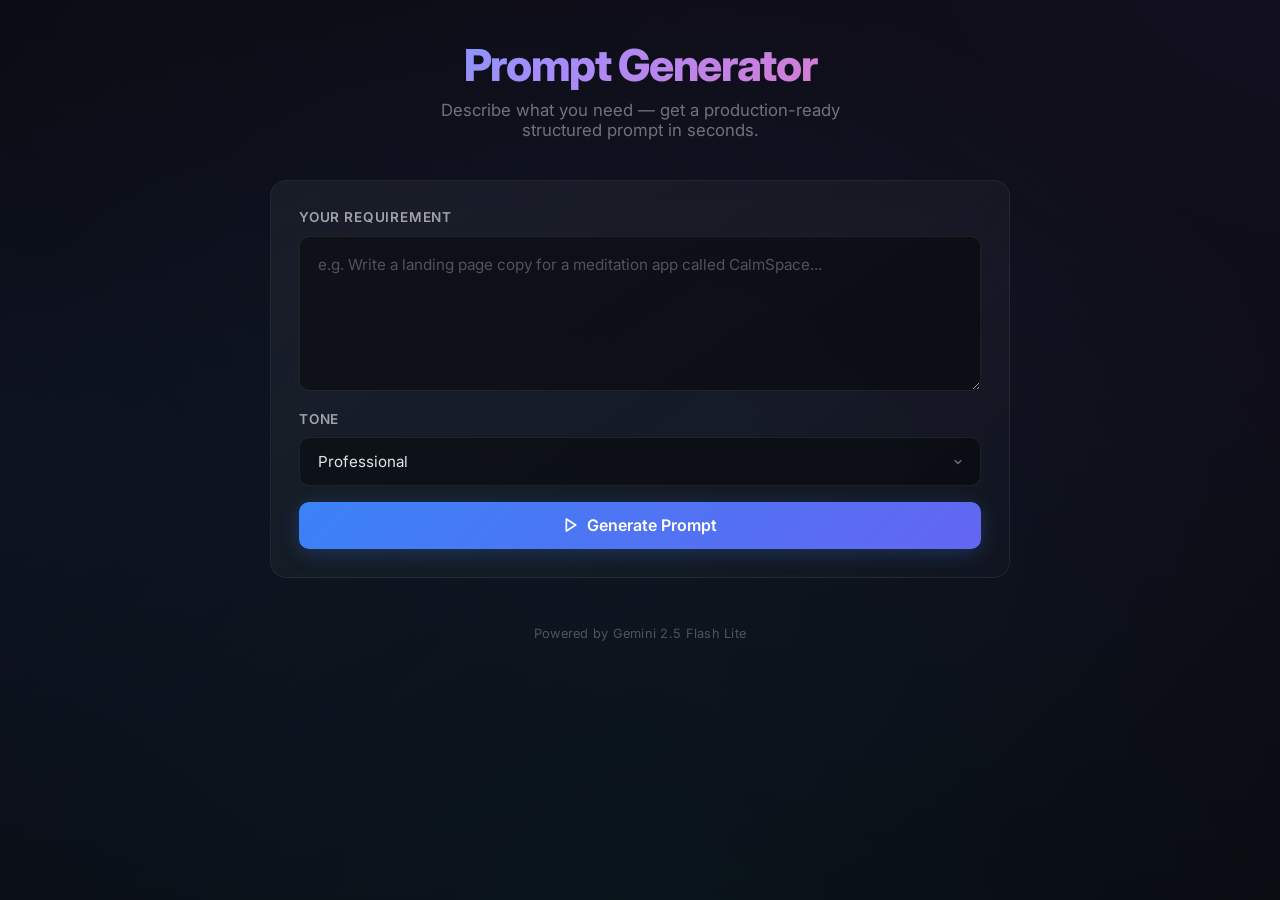
<file: 08-Projects/Prompt_generator/frontend/index.html>
<!DOCTYPE html>
<html lang="en">
<head>
  <meta charset="UTF-8">
  <meta name="viewport" content="width=device-width, initial-scale=1.0">
  <title>Prompt Generator — AI Prompt Engineering</title>
  <link rel="stylesheet" href="style.css">
</head>
<body>
  <div class="container">
    <header>
      <h1>Prompt Generator</h1>
      <p>Describe what you need — get a production-ready structured prompt in seconds.</p>
    </header>

    <main>
      <section class="card input-section">
        <label for="user-input">Your Requirement</label>
        <textarea
          id="user-input"
          rows="5"
          placeholder="e.g. Write a landing page copy for a meditation app called CalmSpace..."
        ></textarea>
        <div class="tone-group">
          <label for="tone-select">Tone</label>
          <select id="tone-select">
            <option value="Professional">Professional</option>
            <option value="Casual">Casual</option>
            <option value="Humorous">Humorous</option>
            <option value="Academic">Academic</option>
            <option value="Persuasive">Persuasive</option>
            <option value="Empathetic">Empathetic</option>
            <option value="Formal">Formal</option>
            <option value="Creative">Creative</option>
          </select>
        </div>
        <button id="generate-btn">
          <svg width="16" height="16" viewBox="0 0 24 24" fill="none" stroke="currentColor" stroke-width="2.5" stroke-linecap="round" stroke-linejoin="round"><polygon points="5 3 19 12 5 21 5 3"/></svg>
          Generate Prompt
        </button>
      </section>

      <section class="card output-section" id="output-section" hidden>
        <div class="output-header">
          <h2>Generated Prompt</h2>
        </div>
        <div id="output-content"></div>
        <div class="action-row">
          <button id="copy-btn">
            <svg width="14" height="14" viewBox="0 0 24 24" fill="none" stroke="currentColor" stroke-width="2" stroke-linecap="round" stroke-linejoin="round"><rect x="9" y="9" width="13" height="13" rx="2" ry="2"/><path d="M5 15H4a2 2 0 0 1-2-2V4a2 2 0 0 1 2-2h9a2 2 0 0 1 2 2v1"/></svg>
            Copy to Clipboard
          </button>
        </div>
      </section>
    </main>

    <footer>
      Powered by Gemini 2.5 Flash Lite
    </footer>
  </div>

  <script src="script.js"></script>
</body>
</html>
</file>
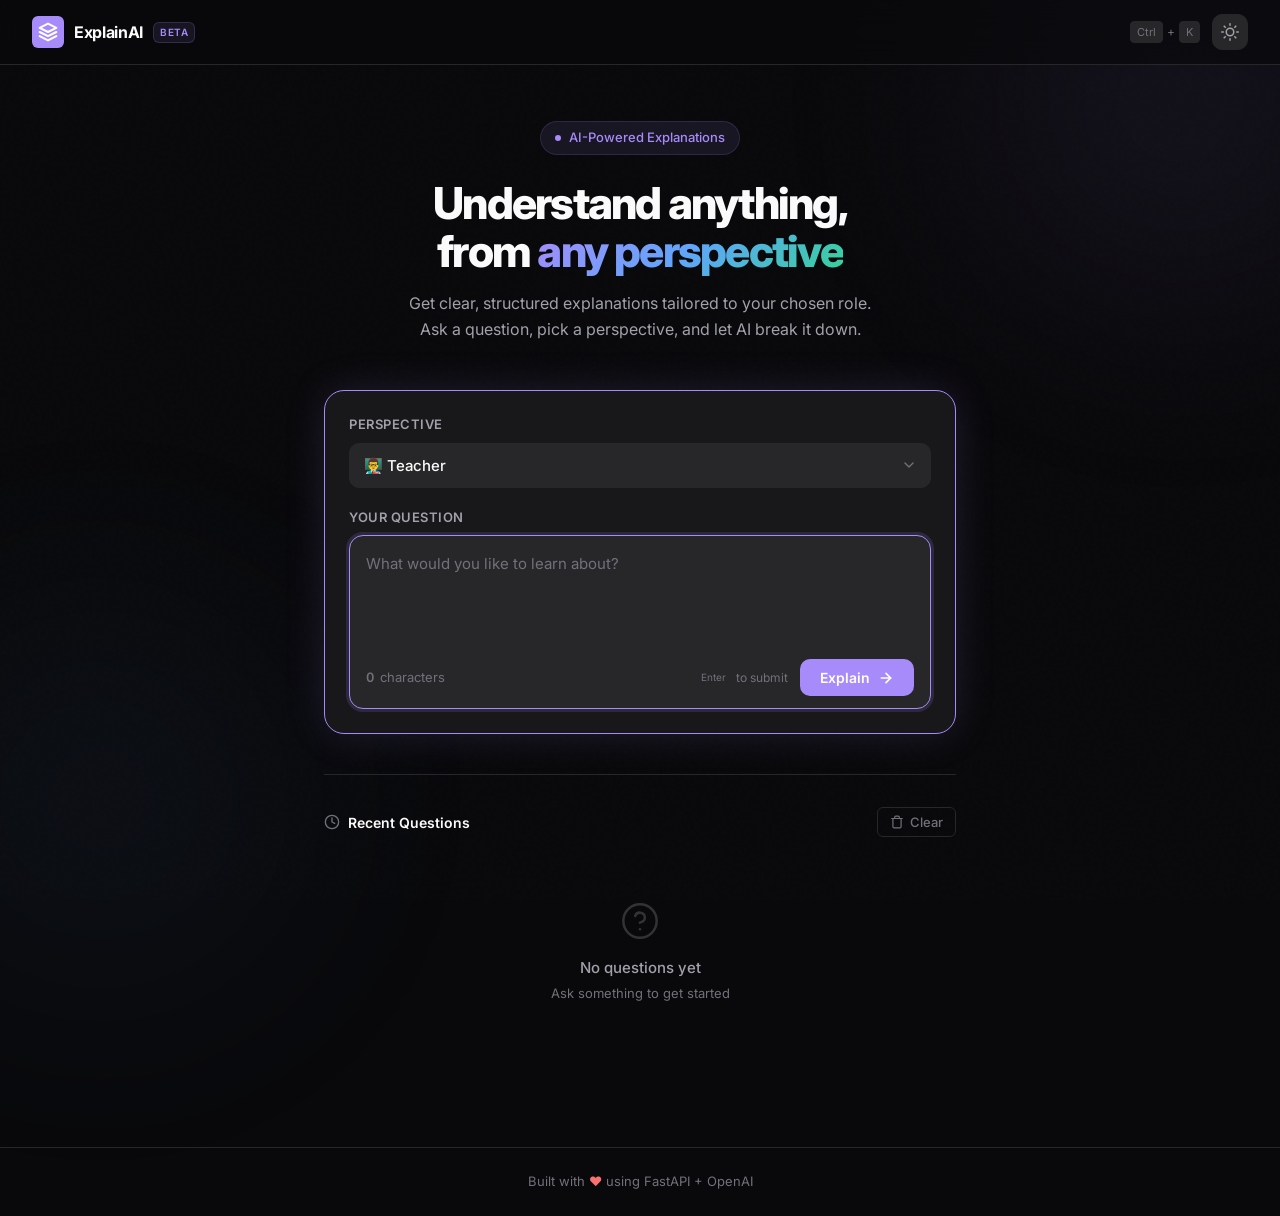
<file: 08-Projects/Smart_Ai_Explaner/frontend/index.html>
<!DOCTYPE html>
<html lang="en" data-theme="dark">
<head>
    <meta charset="UTF-8">
    <meta name="viewport" content="width=device-width, initial-scale=1.0">
    <title>ExplainAI - Smart AI Explainer</title>
    <link rel="icon" href="data:image/svg+xml,<svg xmlns='http://www.w3.org/2000/svg' viewBox='0 0 100 100'><text y='.9em' font-size='90'>🧠</text></svg>">
    <link rel="preconnect" href="https://fonts.googleapis.com">
    <link rel="preconnect" href="https://fonts.gstatic.com" crossorigin>
    <link href="https://fonts.googleapis.com/css2?family=Inter:wght@400;500;600;700;800&display=swap" rel="stylesheet">
    <link rel="stylesheet" href="styles.css">
</head>
<body>
    <div class="noise"></div>
    <div class="glow glow-1"></div>
    <div class="glow glow-2"></div>

    <div class="app">
        <nav class="navbar">
            <div class="nav-brand">
                <div class="brand-icon">
                    <svg width="20" height="20" viewBox="0 0 24 24" fill="none" stroke="currentColor" stroke-width="2.5" stroke-linecap="round" stroke-linejoin="round">
                        <path d="M12 2L2 7l10 5 10-5-10-5z"/>
                        <path d="M2 17l10 5 10-5"/>
                        <path d="M2 12l10 5 10-5"/>
                    </svg>
                </div>
                <span class="brand-name">ExplainAI</span>
                <span class="brand-badge">Beta</span>
            </div>
            <div class="nav-actions">
                <div class="shortcut-hint">
                    <kbd>Ctrl</kbd><span>+</span><kbd>K</kbd>
                </div>
                <button class="theme-toggle" id="themeToggle" aria-label="Toggle theme">
                    <svg class="icon-sun" width="18" height="18" viewBox="0 0 24 24" fill="none" stroke="currentColor" stroke-width="2" stroke-linecap="round" stroke-linejoin="round">
                        <circle cx="12" cy="12" r="5"/>
                        <line x1="12" y1="1" x2="12" y2="3"/>
                        <line x1="12" y1="21" x2="12" y2="23"/>
                        <line x1="4.22" y1="4.22" x2="5.64" y2="5.64"/>
                        <line x1="18.36" y1="18.36" x2="19.78" y2="19.78"/>
                        <line x1="1" y1="12" x2="3" y2="12"/>
                        <line x1="21" y1="12" x2="23" y2="12"/>
                        <line x1="4.22" y1="19.78" x2="5.64" y2="18.36"/>
                        <line x1="18.36" y1="5.64" x2="19.78" y2="4.22"/>
                    </svg>
                    <svg class="icon-moon" width="18" height="18" viewBox="0 0 24 24" fill="none" stroke="currentColor" stroke-width="2" stroke-linecap="round" stroke-linejoin="round">
                        <path d="M21 12.79A9 9 0 1 1 11.21 3 7 7 0 0 0 21 12.79z"/>
                    </svg>
                </button>
            </div>
        </nav>

        <main class="main-content">
            <section class="hero">
                <div class="hero-badge">
                    <span class="badge-dot"></span>
                    AI-Powered Explanations
                </div>
                <h1 class="hero-title">Understand anything,<br>from <span class="gradient-text">any perspective</span></h1>
                <p class="hero-subtitle">Get clear, structured explanations tailored to your chosen role. Ask a question, pick a perspective, and let AI break it down.</p>
            </section>

            <section class="input-section">
                <div class="input-card">
                    <div class="input-header">
                        <div class="input-row">
                            <div class="form-group role-group">
                                <label for="role">Perspective</label>
                                <div class="select-wrapper">
                                    <select id="role">
                                        <option value="teacher">👨‍🏫 Teacher</option>
                                        <option value="scientist">🔬 Scientist</option>
                                        <option value="engineer">⚙️ Engineer</option>
                                        <option value="philosopher">🤔 Philosopher</option>
                                        <option value="child">👶 5-year-old Child</option>
                                        <option value="expert">🎯 Domain Expert</option>
                                    </select>
                                    <svg class="select-icon" width="16" height="16" viewBox="0 0 24 24" fill="none" stroke="currentColor" stroke-width="2" stroke-linecap="round" stroke-linejoin="round">
                                        <polyline points="6 9 12 15 18 9"/>
                                    </svg>
                                </div>
                            </div>
                        </div>
                    </div>

                    <div class="form-group">
                        <label for="query">Your Question</label>
                        <div class="textarea-wrapper">
                            <textarea id="query" rows="3" placeholder="What would you like to learn about?" autofocus></textarea>
                            <div class="textarea-footer">
                                <div class="footer-left">
                                    <span class="char-count" id="charCount">0</span>
                                    <span class="hint">characters</span>
                                </div>
                                <div class="footer-right">
                                    <span class="shortcut-badge">
                                        <kbd>Enter</kbd> to submit
                                    </span>
                                    <button class="submit-btn" id="explainBtn" onclick="getExplanation()">
                                        <span class="btn-label">Explain</span>
                                        <svg class="btn-icon" width="16" height="16" viewBox="0 0 24 24" fill="none" stroke="currentColor" stroke-width="2.5" stroke-linecap="round" stroke-linejoin="round">
                                            <line x1="5" y1="12" x2="19" y2="12"/>
                                            <polyline points="12 5 19 12 12 19"/>
                                        </svg>
                                    </button>
                                </div>
                            </div>
                        </div>
                    </div>
                </div>
            </section>

            <section class="loading" id="loading">
                <div class="loading-dots">
                    <span></span><span></span><span></span>
                </div>
                <p class="loading-text">Thinking...</p>
                <p class="loading-subtext">Analyzing your question</p>
            </section>

            <section class="results" id="results">
                <div class="results-header">
                    <svg width="20" height="20" viewBox="0 0 24 24" fill="none" stroke="currentColor" stroke-width="2" stroke-linecap="round" stroke-linejoin="round">
                        <path d="M22 11.08V12a10 10 0 1 1-5.93-9.14"/>
                        <polyline points="22 4 12 14.01 9 11.01"/>
                    </svg>
                    <span>Explanation ready</span>
                </div>
                <div class="result-card" id="whatCard">
                    <div class="card-header">
                        <div class="card-badge what-badge">What</div>
                        <div class="card-icon">💡</div>
                    </div>
                    <p class="card-content" id="whatContent"></p>
                </div>
                <div class="result-card" id="howCard">
                    <div class="card-header">
                        <div class="card-badge how-badge">How</div>
                        <div class="card-icon">🔧</div>
                    </div>
                    <p class="card-content" id="howContent"></p>
                </div>
                <div class="result-card" id="whyCard">
                    <div class="card-header">
                        <div class="card-badge why-badge">Why</div>
                        <div class="card-icon">🎯</div>
                    </div>
                    <p class="card-content" id="whyContent"></p>
                </div>
            </section>

            <section class="history-section">
                <div class="history-header">
                    <div class="history-title-wrapper">
                        <svg width="16" height="16" viewBox="0 0 24 24" fill="none" stroke="currentColor" stroke-width="2" stroke-linecap="round" stroke-linejoin="round">
                            <circle cx="12" cy="12" r="10"/>
                            <polyline points="12 6 12 12 16 14"/>
                        </svg>
                        <h2 class="history-title">Recent Questions</h2>
                    </div>
                    <button class="clear-btn" onclick="clearHistory()">
                        <svg width="14" height="14" viewBox="0 0 24 24" fill="none" stroke="currentColor" stroke-width="2" stroke-linecap="round" stroke-linejoin="round">
                            <path d="M3 6h18"/>
                            <path d="M19 6v14c0 1-1 2-2 2H7c-1 0-2-1-2-2V6"/>
                            <path d="M8 6V4c0-1 1-2 2-2h4c1 0 2 1 2 2v2"/>
                        </svg>
                        Clear
                    </button>
                </div>
                <div class="history-list" id="history"></div>
                <div class="empty-state" id="emptyHistory">
                    <svg width="40" height="40" viewBox="0 0 24 24" fill="none" stroke="currentColor" stroke-width="1.5" stroke-linecap="round" stroke-linejoin="round">
                        <circle cx="12" cy="12" r="10"/>
                        <path d="M9.09 9a3 3 0 0 1 5.83 1c0 2-3 3-3 3"/>
                        <line x1="12" y1="17" x2="12.01" y2="17"/>
                    </svg>
                    <p>No questions yet</p>
                    <span>Ask something to get started</span>
                </div>
            </section>
        </main>

        <footer class="footer">
            <p>Built with <span class="heart">❤</span> using FastAPI + OpenAI</p>
        </footer>
    </div>

    <script src="script.js"></script>
</body>
</html>
</file>
<file: 08-Projects/Prompt_generator/frontend/style.css>
@import url('https://fonts.googleapis.com/css2?family=Inter:wght@400;500;600;700;800&display=swap');

*, *::before, *::after {
  margin: 0;
  padding: 0;
  box-sizing: border-box;
}

body {
  font-family: 'Inter', -apple-system, BlinkMacSystemFont, sans-serif;
  background: #0a0a0f;
  color: #e4e4e7;
  min-height: 100vh;
  display: flex;
  justify-content: center;
  align-items: flex-start;
  padding: 2.5rem 1rem;
  position: relative;
  overflow-x: hidden;
}

body::before {
  content: '';
  position: fixed;
  top: -50%;
  left: -50%;
  width: 200%;
  height: 200%;
  background:
    radial-gradient(ellipse at 20% 50%, rgba(59, 130, 246, 0.08) 0%, transparent 50%),
    radial-gradient(ellipse at 80% 20%, rgba(139, 92, 246, 0.08) 0%, transparent 50%),
    radial-gradient(ellipse at 50% 80%, rgba(6, 182, 212, 0.06) 0%, transparent 50%);
  z-index: -1;
  animation: bgShift 20s ease-in-out infinite alternate;
}

@keyframes bgShift {
  0% { transform: translate(0, 0) rotate(0deg); }
  100% { transform: translate(-2%, -2%) rotate(3deg); }
}

.container {
  width: 100%;
  max-width: 740px;
  position: relative;
}

header {
  text-align: center;
  margin-bottom: 2.5rem;
}

header h1 {
  font-size: 2.75rem;
  font-weight: 800;
  letter-spacing: -0.03em;
  background: linear-gradient(135deg, #60a5fa 0%, #a78bfa 40%, #f472b6 100%);
  -webkit-background-clip: text;
  background-clip: text;
  color: transparent;
  margin-bottom: 0.6rem;
  line-height: 1.15;
}

header p {
  color: #71717a;
  font-size: 1.05rem;
  font-weight: 400;
  max-width: 480px;
  margin: 0 auto;
}

.card {
  background: linear-gradient(145deg, rgba(255,255,255,0.05) 0%, rgba(255,255,255,0.02) 100%);
  border: 1px solid rgba(255,255,255,0.06);
  border-radius: 16px;
  padding: 1.75rem;
  backdrop-filter: blur(12px);
  -webkit-backdrop-filter: blur(12px);
  transition: border-color 0.3s, box-shadow 0.3s;
}

.card:focus-within {
  border-color: rgba(96, 165, 250, 0.25);
  box-shadow: 0 0 0 1px rgba(96, 165, 250, 0.1), 0 8px 32px rgba(0,0,0,0.3);
}

.input-section {
  margin-bottom: 1.5rem;
}

.input-section label {
  display: block;
  font-size: 0.85rem;
  font-weight: 600;
  color: #a1a1aa;
  text-transform: uppercase;
  letter-spacing: 0.06em;
  margin-bottom: 0.65rem;
}

textarea {
  width: 100%;
  padding: 1rem 1.15rem;
  border: 1px solid rgba(255,255,255,0.08);
  border-radius: 10px;
  background: rgba(0, 0, 0, 0.4);
  color: #e4e4e7;
  font-size: 0.95rem;
  font-family: inherit;
  line-height: 1.6;
  resize: vertical;
  min-height: 120px;
  transition: border-color 0.25s, box-shadow 0.25s, background 0.25s;
}

textarea:hover {
  background: rgba(0, 0, 0, 0.5);
  border-color: rgba(255,255,255,0.12);
}

textarea:focus {
  outline: none;
  border-color: rgba(96, 165, 250, 0.4);
  background: rgba(0, 0, 0, 0.55);
  box-shadow: 0 0 0 3px rgba(96, 165, 250, 0.08);
}

textarea::placeholder {
  color: #52525b;
}

.tone-group {
  margin-top: 1rem;
}

.tone-group label {
  display: block;
  font-size: 0.85rem;
  font-weight: 600;
  color: #a1a1aa;
  text-transform: uppercase;
  letter-spacing: 0.06em;
  margin-bottom: 0.65rem;
}

#tone-select {
  width: 100%;
  padding: 0.85rem 1.15rem;
  border: 1px solid rgba(255,255,255,0.08);
  border-radius: 10px;
  background: rgba(0, 0, 0, 0.4);
  color: #e4e4e7;
  font-size: 0.95rem;
  font-family: inherit;
  cursor: pointer;
  transition: border-color 0.25s, box-shadow 0.25s, background 0.25s;
  appearance: none;
  -webkit-appearance: none;
  background-image: url("data:image/svg+xml,%3Csvg xmlns='http://www.w3.org/2000/svg' width='12' height='12' viewBox='0 0 24 24' fill='none' stroke='%2371717a' stroke-width='2.5' stroke-linecap='round' stroke-linejoin='round'%3E%3Cpolyline points='6 9 12 15 18 9'/%3E%3C/svg%3E");
  background-repeat: no-repeat;
  background-position: right 1rem center;
  padding-right: 2.5rem;
}

#tone-select:hover {
  background-color: rgba(0, 0, 0, 0.5);
  border-color: rgba(255,255,255,0.12);
}

#tone-select:focus {
  outline: none;
  border-color: rgba(96, 165, 250, 0.4);
  background-color: rgba(0, 0, 0, 0.55);
  box-shadow: 0 0 0 3px rgba(96, 165, 250, 0.08);
}

#tone-select option {
  background: #1a1a24;
  color: #e4e4e7;
}

#generate-btn {
  display: flex;
  align-items: center;
  justify-content: center;
  gap: 0.5rem;
  width: 100%;
  margin-top: 1rem;
  padding: 0.85rem 1.5rem;
  border: none;
  border-radius: 10px;
  background: linear-gradient(135deg, #3b82f6 0%, #6366f1 50%, #8b5cf6 100%);
  background-size: 200% 200%;
  color: #fff;
  font-size: 1rem;
  font-weight: 600;
  font-family: inherit;
  cursor: pointer;
  transition: background-position 0.4s, transform 0.15s, box-shadow 0.3s;
  box-shadow: 0 4px 20px rgba(59, 130, 246, 0.25);
}

#generate-btn:hover {
  background-position: 100% 100%;
  box-shadow: 0 6px 28px rgba(59, 130, 246, 0.35);
  transform: translateY(-1px);
}

#generate-btn:active {
  transform: translateY(0) scale(0.99);
}

#generate-btn:disabled {
  opacity: 0.5;
  cursor: not-allowed;
  transform: none !important;
  box-shadow: none !important;
}

.output-section {
  animation: fadeSlideUp 0.4s ease-out;
}

@keyframes fadeSlideUp {
  from {
    opacity: 0;
    transform: translateY(12px);
  }
  to {
    opacity: 1;
    transform: translateY(0);
  }
}

.output-header {
  display: flex;
  align-items: center;
  justify-content: space-between;
  margin-bottom: 1rem;
}

.output-header h2 {
  font-size: 1rem;
  font-weight: 700;
  color: #e4e4e7;
  letter-spacing: -0.01em;
}

.output-header h2 span {
  color: #71717a;
  font-weight: 400;
}

#output-content {
  background: rgba(0, 0, 0, 0.3);
  border: 1px solid rgba(255,255,255,0.05);
  border-radius: 10px;
  padding: 1.25rem 1.35rem;
  white-space: pre-wrap;
  line-height: 1.75;
  color: #d4d4d8;
  font-size: 0.9rem;
  margin-bottom: 1.1rem;
  max-height: 60vh;
  overflow-y: auto;
}

#output-content strong,
#output-content b {
  color: #93c5fd;
  font-weight: 700;
}

.action-row {
  display: flex;
  gap: 0.6rem;
}

#copy-btn {
  display: inline-flex;
  align-items: center;
  gap: 0.4rem;
  padding: 0.55rem 1.15rem;
  border: 1px solid rgba(255,255,255,0.08);
  border-radius: 8px;
  background: rgba(255,255,255,0.04);
  color: #a1a1aa;
  font-size: 0.85rem;
  font-weight: 500;
  font-family: inherit;
  cursor: pointer;
  transition: background 0.2s, border-color 0.2s, color 0.2s;
}

#copy-btn:hover {
  background: rgba(255,255,255,0.08);
  border-color: rgba(255,255,255,0.12);
  color: #e4e4e7;
}

#copy-btn:active {
  transform: scale(0.97);
}

.loader {
  display: inline-block;
  width: 18px;
  height: 18px;
  border: 2px solid rgba(255,255,255,0.15);
  border-top-color: #fff;
  border-radius: 50%;
  animation: spin 0.65s linear infinite;
}

@keyframes spin {
  to { transform: rotate(360deg); }
}

footer {
  text-align: center;
  margin-top: 3rem;
  color: #52525b;
  font-size: 0.8rem;
  letter-spacing: 0.02em;
}

@media (max-width: 600px) {
  body { padding: 1.25rem 0.85rem; }
  header h1 { font-size: 1.9rem; }
  .card { padding: 1.25rem; border-radius: 12px; }
  #output-content { padding: 1rem; font-size: 0.85rem; }
}
</file>
<file: 08-Projects/Smart_Ai_Explaner/frontend/styles.css>
:root {
    /* Colors - Dark Theme */
    --bg-primary: #09090b;
    --bg-secondary: #18181b;
    --bg-tertiary: #27272a;
    --bg-elevated: #1c1c1f;
    
    --text-primary: #fafafa;
    --text-secondary: #a1a1aa;
    --text-muted: #71717a;
    
    --border: #27272a;
    --border-hover: #3f3f46;
    --border-focus: #a78bfa;
    
    --accent: #a78bfa;
    --accent-hover: #8b5cf6;
    --accent-muted: rgba(167, 139, 250, 0.1);
    --accent-glow: rgba(167, 139, 250, 0.15);
    
    --success: #34d399;
    --success-bg: rgba(52, 211, 153, 0.1);
    --info: #60a5fa;
    --info-bg: rgba(96, 165, 250, 0.1);
    --warning: #fbbf24;
    --warning-bg: rgba(251, 191, 36, 0.1);
    --danger: #f87171;
    --danger-bg: rgba(248, 113, 113, 0.1);
    
    --radius-sm: 6px;
    --radius-md: 10px;
    --radius-lg: 14px;
    --radius-xl: 20px;
    --radius-full: 100px;
    
    --shadow-sm: 0 1px 2px rgba(0,0,0,0.3);
    --shadow-md: 0 4px 12px rgba(0,0,0,0.4);
    --shadow-lg: 0 8px 24px rgba(0,0,0,0.5);
    --shadow-glow: 0 0 40px rgba(167, 139, 250, 0.15);
    
    --transition-fast: 100ms cubic-bezier(0.4, 0, 0.2, 1);
    --transition: 200ms cubic-bezier(0.4, 0, 0.2, 1);
    --transition-slow: 300ms cubic-bezier(0.4, 0, 0.2, 1);
}

[data-theme="light"] {
    --bg-primary: #fafafa;
    --bg-secondary: #ffffff;
    --bg-tertiary: #f4f4f5;
    --bg-elevated: #ffffff;
    
    --text-primary: #18181b;
    --text-secondary: #52525b;
    --text-muted: #a1a1aa;
    
    --border: #e4e4e7;
    --border-hover: #d4d4d8;
    --border-focus: #8b5cf6;
    
    --accent: #8b5cf6;
    --accent-hover: #7c3aed;
    --accent-muted: rgba(139, 92, 246, 0.08);
    --accent-glow: rgba(139, 92, 246, 0.12);
    
    --success-bg: rgba(16, 185, 129, 0.08);
    --info-bg: rgba(59, 130, 246, 0.08);
    --warning-bg: rgba(245, 158, 11, 0.08);
    --danger-bg: rgba(239, 68, 68, 0.08);
    
    --shadow-sm: 0 1px 2px rgba(0,0,0,0.04);
    --shadow-md: 0 4px 12px rgba(0,0,0,0.06);
    --shadow-lg: 0 8px 24px rgba(0,0,0,0.08);
    --shadow-glow: 0 0 40px rgba(139, 92, 246, 0.1);
}

* {
    margin: 0;
    padding: 0;
    box-sizing: border-box;
}

html {
    scroll-behavior: smooth;
}

body {
    font-family: 'Inter', -apple-system, BlinkMacSystemFont, sans-serif;
    background: var(--bg-primary);
    color: var(--text-primary);
    line-height: 1.5;
    -webkit-font-smoothing: antialiased;
    -moz-osx-font-smoothing: grayscale;
    overflow-x: hidden;
}

/* Background Effects */
.noise {
    position: fixed;
    inset: 0;
    background-image: url("data:image/svg+xml,%3Csvg viewBox='0 0 256 256' xmlns='http://www.w3.org/2000/svg'%3E%3Cfilter id='noise'%3E%3CfeTurbulence type='fractalNoise' baseFrequency='0.9' numOctaves='4' stitchTiles='stitch'/%3E%3C/filter%3E%3Crect width='100%25' height='100%25' filter='url(%23noise)'/%3E%3C/svg%3E");
    opacity: 0.015;
    pointer-events: none;
    z-index: 0;
}

.glow {
    position: fixed;
    width: 600px;
    height: 600px;
    border-radius: 50%;
    filter: blur(120px);
    opacity: 0.4;
    pointer-events: none;
    z-index: 0;
}

.glow-1 {
    top: -200px;
    right: -200px;
    background: radial-gradient(circle, rgba(167, 139, 250, 0.3) 0%, transparent 70%);
}

.glow-2 {
    bottom: -200px;
    left: -200px;
    background: radial-gradient(circle, rgba(96, 165, 250, 0.2) 0%, transparent 70%);
}

[data-theme="light"] .glow-1 {
    background: radial-gradient(circle, rgba(139, 92, 246, 0.2) 0%, transparent 70%);
}

[data-theme="light"] .glow-2 {
    background: radial-gradient(circle, rgba(59, 130, 246, 0.15) 0%, transparent 70%);
}

.app {
    position: relative;
    z-index: 1;
    min-height: 100vh;
    display: flex;
    flex-direction: column;
}

/* Navbar */
.navbar {
    position: sticky;
    top: 0;
    z-index: 100;
    display: flex;
    align-items: center;
    justify-content: space-between;
    padding: 14px 32px;
    background: rgba(9, 9, 11, 0.6);
    border-bottom: 1px solid var(--border);
    backdrop-filter: blur(16px);
    -webkit-backdrop-filter: blur(16px);
}

[data-theme="light"] .navbar {
    background: rgba(250, 250, 250, 0.7);
}

.nav-brand {
    display: flex;
    align-items: center;
    gap: 10px;
}

.brand-icon {
    width: 32px;
    height: 32px;
    display: flex;
    align-items: center;
    justify-content: center;
    background: var(--accent);
    color: white;
    border-radius: var(--radius-sm);
}

.brand-name {
    font-size: 1rem;
    font-weight: 700;
    letter-spacing: -0.02em;
}

.brand-badge {
    font-size: 0.625rem;
    font-weight: 600;
    text-transform: uppercase;
    letter-spacing: 0.05em;
    padding: 2px 6px;
    background: var(--accent-muted);
    color: var(--accent);
    border-radius: var(--radius-sm);
    border: 1px solid rgba(167, 139, 250, 0.2);
}

.nav-actions {
    display: flex;
    align-items: center;
    gap: 12px;
}

.shortcut-hint {
    display: flex;
    align-items: center;
    gap: 4px;
    font-size: 0.75rem;
    color: var(--text-muted);
}

.shortcut-hint kbd,
kbd {
    font-family: inherit;
    font-size: 0.6875rem;
    padding: 2px 6px;
    background: var(--bg-tertiary);
    border: 1px solid var(--border);
    border-radius: 4px;
    color: var(--text-muted);
}

.theme-toggle {
    width: 36px;
    height: 36px;
    display: flex;
    align-items: center;
    justify-content: center;
    background: var(--bg-tertiary);
    border: 1px solid var(--border);
    border-radius: var(--radius-md);
    color: var(--text-secondary);
    cursor: pointer;
    transition: all var(--transition);
}

.theme-toggle:hover {
    background: var(--border-hover);
    color: var(--text-primary);
    border-color: var(--border-hover);
}

[data-theme="dark"] .icon-sun { display: block; }
[data-theme="dark"] .icon-moon { display: none; }
[data-theme="light"] .icon-sun { display: none; }
[data-theme="light"] .icon-moon { display: block; }

/* Main Content */
.main-content {
    flex: 1;
    max-width: 680px;
    width: 100%;
    margin: 0 auto;
    padding: 56px 24px 96px;
}

/* Hero */
.hero {
    text-align: center;
    margin-bottom: 48px;
}

.hero-badge {
    display: inline-flex;
    align-items: center;
    gap: 8px;
    padding: 6px 14px;
    background: var(--accent-muted);
    color: var(--accent);
    font-size: 0.8125rem;
    font-weight: 500;
    border-radius: var(--radius-full);
    margin-bottom: 24px;
    border: 1px solid rgba(167, 139, 250, 0.15);
}

.badge-dot {
    width: 6px;
    height: 6px;
    background: var(--accent);
    border-radius: 50%;
    animation: dotPulse 2s ease-in-out infinite;
}

@keyframes dotPulse {
    0%, 100% { opacity: 1; }
    50% { opacity: 0.4; }
}

.hero-title {
    font-size: 2.75rem;
    font-weight: 800;
    letter-spacing: -0.04em;
    line-height: 1.1;
    margin-bottom: 16px;
    color: var(--text-primary);
}

.gradient-text {
    background: linear-gradient(135deg, var(--accent) 0%, #60a5fa 50%, #34d399 100%);
    -webkit-background-clip: text;
    -webkit-text-fill-color: transparent;
    background-clip: text;
}

.hero-subtitle {
    font-size: 1rem;
    color: var(--text-secondary);
    max-width: 480px;
    margin: 0 auto;
    line-height: 1.6;
}

/* Input Section */
.input-section {
    margin-bottom: 40px;
}

.input-card {
    background: var(--bg-secondary);
    border: 1px solid var(--border);
    border-radius: var(--radius-xl);
    padding: 24px;
    transition: all var(--transition);
    box-shadow: var(--shadow-md);
}

.input-card:focus-within {
    border-color: var(--accent);
    box-shadow: var(--shadow-glow);
}

.input-header {
    margin-bottom: 20px;
}

.input-row {
    margin-bottom: 0;
}

.form-group {
    display: flex;
    flex-direction: column;
    gap: 8px;
}

.form-group label {
    font-size: 0.8125rem;
    font-weight: 600;
    color: var(--text-secondary);
    text-transform: uppercase;
    letter-spacing: 0.04em;
}

.select-wrapper {
    position: relative;
}

.select-wrapper select {
    width: 100%;
    padding: 12px 40px 12px 14px;
    background: var(--bg-tertiary);
    border: 1px solid var(--border);
    border-radius: var(--radius-md);
    font-size: 0.9375rem;
    font-family: inherit;
    font-weight: 500;
    color: var(--text-primary);
    cursor: pointer;
    appearance: none;
    transition: all var(--transition);
}

.select-wrapper select:hover {
    border-color: var(--border-hover);
}

.select-wrapper select:focus {
    outline: none;
    border-color: var(--accent);
    box-shadow: 0 0 0 3px var(--accent-glow);
}

.select-icon {
    position: absolute;
    right: 14px;
    top: 50%;
    transform: translateY(-50%);
    color: var(--text-muted);
    pointer-events: none;
}

.textarea-wrapper {
    background: var(--bg-tertiary);
    border: 1px solid var(--border);
    border-radius: var(--radius-lg);
    transition: all var(--transition);
}

.textarea-wrapper:focus-within {
    border-color: var(--accent);
    box-shadow: 0 0 0 3px var(--accent-glow);
}

.textarea-wrapper textarea {
    width: 100%;
    padding: 16px;
    background: transparent;
    border: none;
    font-size: 0.9375rem;
    font-family: inherit;
    color: var(--text-primary);
    resize: none;
    line-height: 1.6;
}

.textarea-wrapper textarea:focus {
    outline: none;
}

.textarea-wrapper textarea::placeholder {
    color: var(--text-muted);
}

.textarea-footer {
    display: flex;
    align-items: center;
    justify-content: space-between;
    padding: 12px 16px;
    border-top: 1px solid var(--border);
}

.footer-left {
    display: flex;
    align-items: center;
    gap: 6px;
}

.char-count {
    font-size: 0.8125rem;
    font-weight: 600;
    color: var(--text-muted);
    font-variant-numeric: tabular-nums;
}

.hint {
    font-size: 0.8125rem;
    color: var(--text-muted);
}

.footer-right {
    display: flex;
    align-items: center;
    gap: 12px;
}

.shortcut-badge {
    display: flex;
    align-items: center;
    gap: 4px;
    font-size: 0.75rem;
    color: var(--text-muted);
}

.shortcut-badge kbd {
    font-size: 0.625rem;
    padding: 1px 5px;
}

.submit-btn {
    display: inline-flex;
    align-items: center;
    gap: 8px;
    padding: 10px 20px;
    background: var(--accent);
    color: white;
    border: none;
    border-radius: var(--radius-md);
    font-size: 0.875rem;
    font-weight: 600;
    font-family: inherit;
    cursor: pointer;
    transition: all var(--transition);
}

.submit-btn:hover {
    background: var(--accent-hover);
    transform: translateY(-1px);
    box-shadow: 0 4px 16px rgba(167, 139, 250, 0.35);
}

.submit-btn:active {
    transform: translateY(0);
    box-shadow: none;
}

.submit-btn:disabled {
    opacity: 0.5;
    cursor: not-allowed;
    transform: none;
    box-shadow: none;
}

.btn-icon {
    transition: transform var(--transition-fast);
}

.submit-btn:hover .btn-icon {
    transform: translateX(2px);
}

/* Loading */
.loading {
    display: none;
    text-align: center;
    padding: 56px 0;
}

.loading.active {
    display: block;
}

.loading-dots {
    display: flex;
    align-items: center;
    justify-content: center;
    gap: 6px;
    margin-bottom: 20px;
}

.loading-dots span {
    width: 8px;
    height: 8px;
    background: var(--accent);
    border-radius: 50%;
    animation: loadingBounce 1.4s ease-in-out infinite;
}

.loading-dots span:nth-child(1) { animation-delay: 0s; }
.loading-dots span:nth-child(2) { animation-delay: 0.2s; }
.loading-dots span:nth-child(3) { animation-delay: 0.4s; }

@keyframes loadingBounce {
    0%, 80%, 100% { transform: scale(0.6); opacity: 0.4; }
    40% { transform: scale(1); opacity: 1; }
}

.loading-text {
    font-size: 1rem;
    font-weight: 600;
    color: var(--text-primary);
    margin-bottom: 4px;
}

.loading-subtext {
    font-size: 0.875rem;
    color: var(--text-muted);
}

/* Results */
.results {
    display: none;
    flex-direction: column;
    gap: 16px;
    margin-bottom: 48px;
}

.results.active {
    display: flex;
}

.results-header {
    display: flex;
    align-items: center;
    gap: 8px;
    font-size: 0.875rem;
    font-weight: 500;
    color: var(--success);
    margin-bottom: 4px;
}

.result-card {
    background: var(--bg-secondary);
    border: 1px solid var(--border);
    border-radius: var(--radius-lg);
    padding: 20px 24px;
    opacity: 0;
    animation: cardSlideIn 0.5s cubic-bezier(0.16, 1, 0.3, 1) forwards;
    transition: all var(--transition);
}

.result-card:hover {
    border-color: var(--border-hover);
    box-shadow: var(--shadow-md);
}

@keyframes cardSlideIn {
    from {
        opacity: 0;
        transform: translateY(16px) scale(0.98);
    }
    to {
        opacity: 1;
        transform: translateY(0) scale(1);
    }
}

.result-card:nth-child(2) { animation-delay: 50ms; }
.result-card:nth-child(3) { animation-delay: 100ms; }
.result-card:nth-child(4) { animation-delay: 150ms; }

.card-header {
    display: flex;
    align-items: center;
    justify-content: space-between;
    margin-bottom: 14px;
}

.card-badge {
    display: inline-flex;
    padding: 4px 10px;
    font-size: 0.6875rem;
    font-weight: 700;
    text-transform: uppercase;
    letter-spacing: 0.06em;
    border-radius: var(--radius-sm);
}

.card-icon {
    font-size: 1.25rem;
    opacity: 0.8;
}

.what-badge {
    background: var(--success-bg);
    color: var(--success);
}

.how-badge {
    background: var(--info-bg);
    color: var(--info);
}

.why-badge {
    background: var(--warning-bg);
    color: var(--warning);
}

.card-content {
    font-size: 0.9375rem;
    line-height: 1.75;
    color: var(--text-secondary);
}

/* History */
.history-section {
    border-top: 1px solid var(--border);
    padding-top: 32px;
}

.history-header {
    display: flex;
    align-items: center;
    justify-content: space-between;
    margin-bottom: 16px;
}

.history-title-wrapper {
    display: flex;
    align-items: center;
    gap: 8px;
    color: var(--text-muted);
}

.history-title {
    font-size: 0.875rem;
    font-weight: 600;
    color: var(--text-primary);
}

.clear-btn {
    display: flex;
    align-items: center;
    gap: 6px;
    padding: 6px 12px;
    background: transparent;
    border: 1px solid var(--border);
    border-radius: var(--radius-sm);
    font-size: 0.8125rem;
    font-family: inherit;
    font-weight: 500;
    color: var(--text-muted);
    cursor: pointer;
    transition: all var(--transition);
}

.clear-btn:hover {
    background: var(--danger-bg);
    color: var(--danger);
    border-color: rgba(248, 113, 113, 0.3);
}

.history-list {
    display: flex;
    flex-direction: column;
    gap: 8px;
    max-height: 320px;
    overflow-y: auto;
}

.history-item {
    display: flex;
    align-items: center;
    gap: 14px;
    padding: 14px 16px;
    background: var(--bg-secondary);
    border: 1px solid var(--border);
    border-radius: var(--radius-md);
    cursor: pointer;
    transition: all var(--transition);
}

.history-item:hover {
    background: var(--bg-tertiary);
    border-color: var(--border-hover);
    transform: translateX(4px);
}

.history-role {
    font-size: 0.6875rem;
    font-weight: 700;
    text-transform: uppercase;
    letter-spacing: 0.04em;
    color: var(--accent);
    min-width: 80px;
    flex-shrink: 0;
}

.history-query {
    font-size: 0.875rem;
    color: var(--text-secondary);
    white-space: nowrap;
    overflow: hidden;
    text-overflow: ellipsis;
}

.empty-state {
    display: flex;
    flex-direction: column;
    align-items: center;
    justify-content: center;
    padding: 48px 32px;
    text-align: center;
    color: var(--text-muted);
}

.empty-state svg {
    margin-bottom: 16px;
    opacity: 0.4;
}

.empty-state p {
    font-size: 0.9375rem;
    font-weight: 500;
    color: var(--text-secondary);
    margin-bottom: 4px;
}

.empty-state span {
    font-size: 0.8125rem;
    color: var(--text-muted);
}

/* Error */
.error {
    display: flex;
    align-items: center;
    gap: 10px;
    padding: 14px 18px;
    background: var(--danger-bg);
    border: 1px solid rgba(248, 113, 113, 0.2);
    border-radius: var(--radius-md);
    margin-bottom: 20px;
    font-size: 0.875rem;
    font-weight: 500;
    color: var(--danger);
    animation: cardSlideIn 0.3s ease;
}

/* Footer */
.footer {
    padding: 24px;
    text-align: center;
    border-top: 1px solid var(--border);
}

.footer p {
    font-size: 0.8125rem;
    color: var(--text-muted);
}

.heart {
    color: #f87171;
}

/* Scrollbar */
::-webkit-scrollbar {
    width: 6px;
    height: 6px;
}

::-webkit-scrollbar-track {
    background: transparent;
}

::-webkit-scrollbar-thumb {
    background: var(--border-hover);
    border-radius: 3px;
}

::-webkit-scrollbar-thumb:hover {
    background: var(--text-muted);
}

/* Focus Visible */
*:focus-visible {
    outline: 2px solid var(--accent);
    outline-offset: 2px;
}

button:focus-visible,
select:focus-visible {
    outline: 2px solid var(--accent);
    outline-offset: 2px;
}

/* Reduced Motion */
@media (prefers-reduced-motion: reduce) {
    *,
    *::before,
    *::after {
        animation-duration: 0.01ms !important;
        animation-iteration-count: 1 !important;
        transition-duration: 0.01ms !important;
    }
}

/* Responsive */
@media (max-width: 640px) {
    .navbar {
        padding: 12px 16px;
    }
    
    .shortcut-hint {
        display: none;
    }
    
    .main-content {
        padding: 32px 16px 64px;
    }
    
    .hero-title {
        font-size: 1.875rem;
    }
    
    .hero-subtitle {
        font-size: 0.9375rem;
    }
    
    .input-card {
        padding: 20px;
        border-radius: var(--radius-lg);
    }
    
    .input-row {
        flex-direction: column;
        gap: 16px;
    }
    
    .textarea-footer {
        flex-direction: column;
        gap: 12px;
        align-items: stretch;
    }
    
    .footer-right {
        justify-content: space-between;
    }
    
    .submit-btn {
        flex: 1;
        justify-content: center;
    }
    
    .shortcut-badge {
        display: none;
    }
    
    .result-card {
        padding: 18px 20px;
    }
    
    .glow {
        width: 300px;
        height: 300px;
    }
}
</file>
